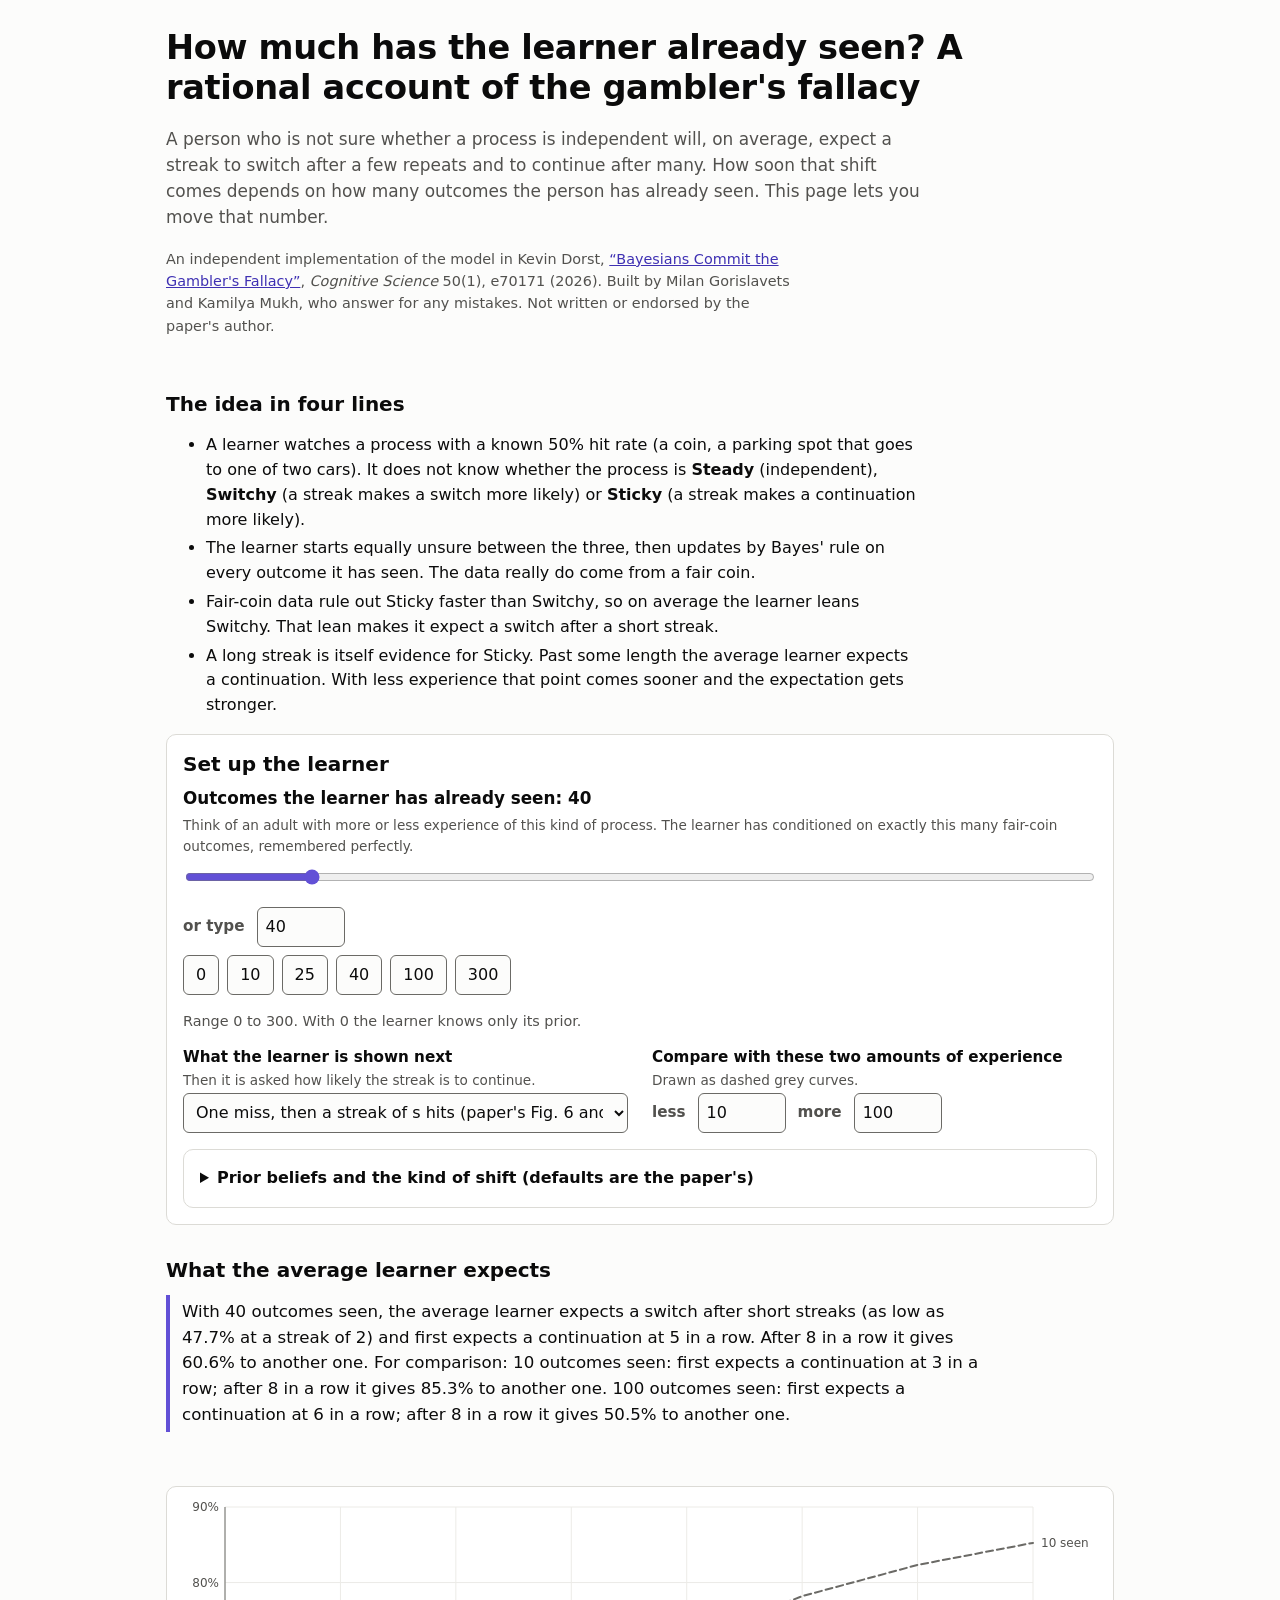
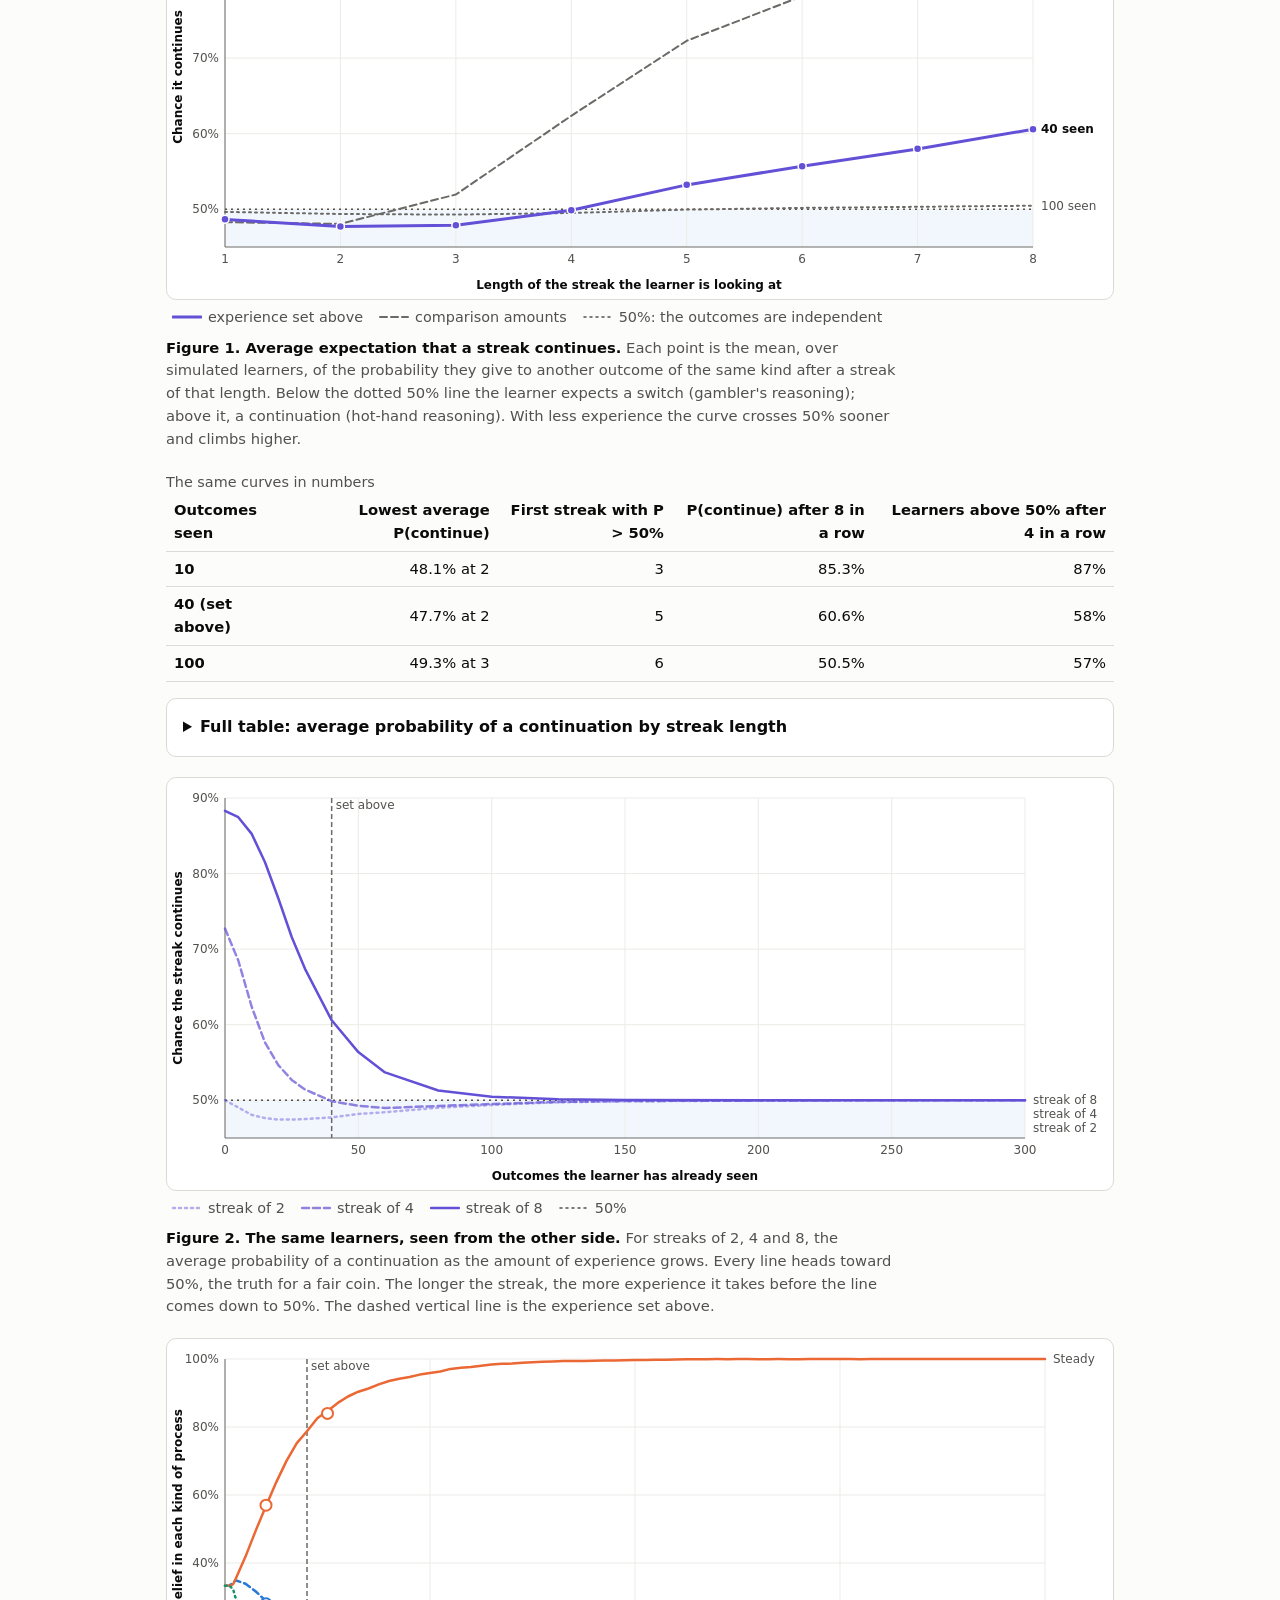
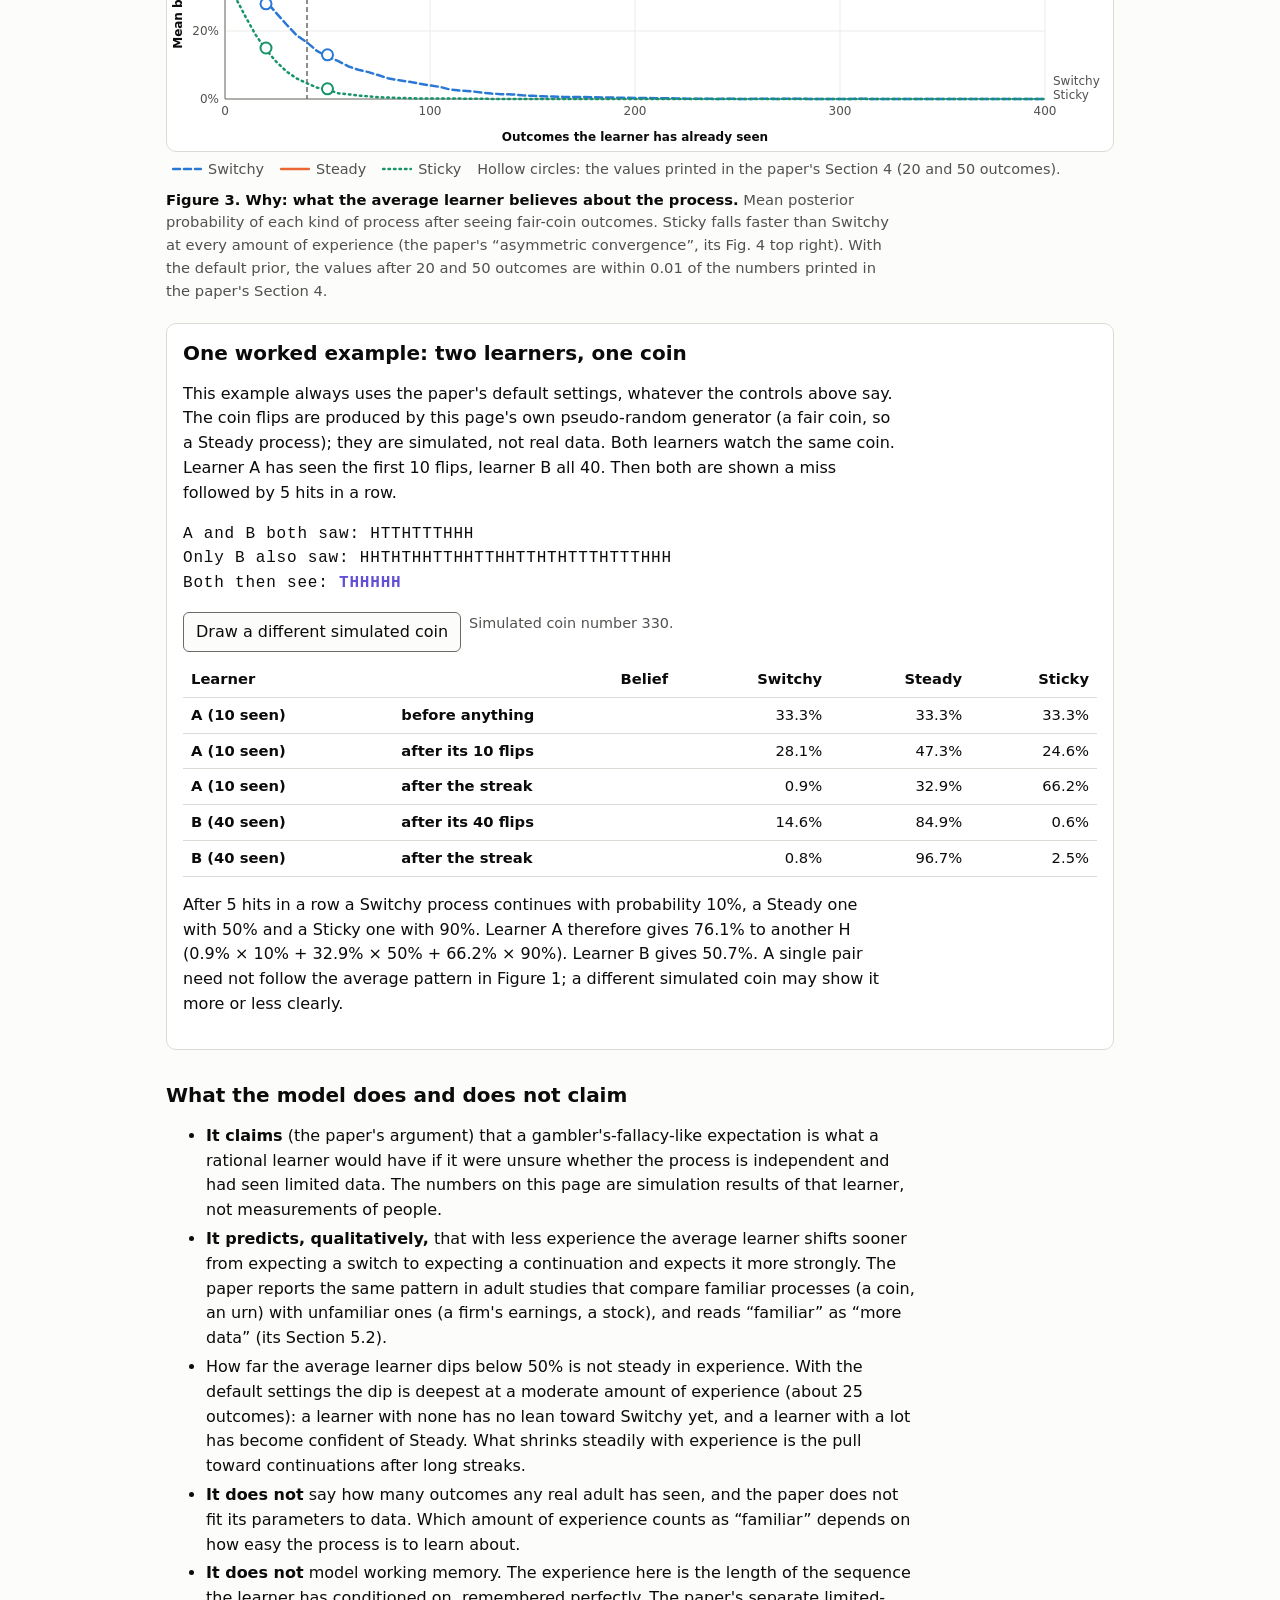
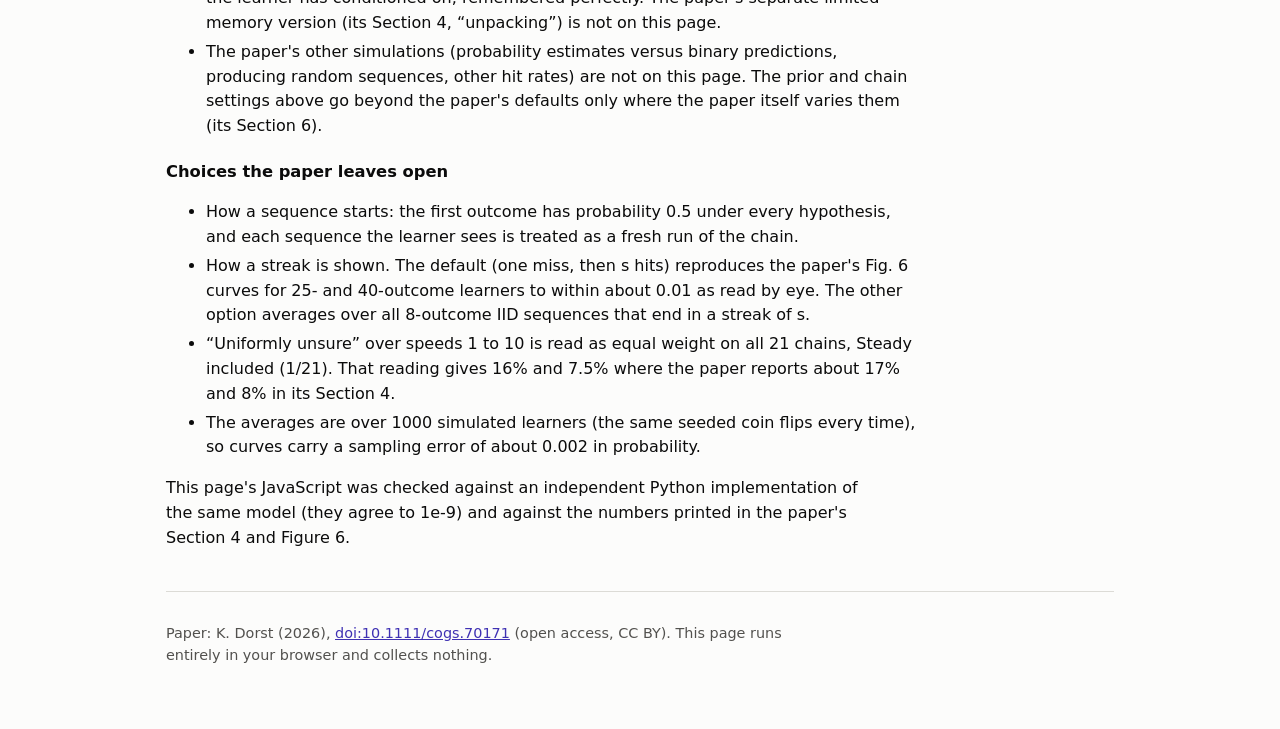
<file: docs/index.html>
<!doctype html>
<html lang="en">
<head>
  <meta charset="utf-8">
  <meta name="viewport" content="width=device-width, initial-scale=1">
  <title>Gambler's fallacy and experience</title>
  <meta name="description" content="An interactive page for the causal-uncertainty model of the gambler's fallacy: how many outcomes a rational learner has already seen, and when it starts to expect a streak to continue.">
  <link rel="icon" href="data:,">
  <link rel="stylesheet" href="style.css">
</head>
<body data-busy="1">
<noscript><p class="noscript">This page needs JavaScript: the charts and tables are computed in your browser by the model in <code>model.js</code>. Nothing is sent anywhere.</p></noscript>
<a class="skip" href="#controls">Skip to the controls</a>
<div class="wrap">
  <header class="top">
    <h1>How much has the learner already seen? A rational account of the gambler's fallacy</h1>
    <p class="lede">
      A person who is not sure whether a process is independent will, on average, expect a streak to
      switch after a few repeats and to continue after many. How soon that shift comes depends on how
      many outcomes the person has already seen. This page lets you move that number.
    </p>
    <p class="small">
      An independent implementation of the model in Kevin Dorst, <a href="https://doi.org/10.1111/cogs.70171">&ldquo;Bayesians Commit the Gambler's Fallacy&rdquo;</a>,
      <em>Cognitive Science</em> 50(1), e70171 (2026). Built by Milan Gorislavets and Kamilya Mukh, who answer for any mistakes.
      Not written or endorsed by the paper's author.
    </p>
  </header>

  <main>
    <section aria-labelledby="idea">
      <h2 id="idea">The idea in four lines</h2>
      <ul class="tight">
        <li>A learner watches a process with a known 50% hit rate (a coin, a parking spot that goes to one of two cars). It does not know whether the process is <strong>Steady</strong> (independent), <strong>Switchy</strong> (a streak makes a switch more likely) or <strong>Sticky</strong> (a streak makes a continuation more likely).</li>
        <li>The learner starts equally unsure between the three, then updates by Bayes' rule on every outcome it has seen. The data really do come from a fair coin.</li>
        <li>Fair-coin data rule out Sticky faster than Switchy, so on average the learner leans Switchy. That lean makes it expect a switch after a short streak.</li>
        <li>A long streak is itself evidence for Sticky. Past some length the average learner expects a continuation. With less experience that point comes sooner and the expectation gets stronger.</li>
      </ul>
    </section>

    <section id="controls" aria-labelledby="controls-h" class="panel">
      <h2 id="controls-h" style="margin-top:0">Set up the learner</h2>

      <div class="main-slider field">
        <label class="big" for="n-slider">Outcomes the learner has already seen: <output id="n-out" for="n-slider">40</output></label>
        <span class="hint">Think of an adult with more or less experience of this kind of process. The learner has conditioned on exactly this many fair-coin outcomes, remembered perfectly.</span>
        <div class="slider-row">
          <input id="n-slider" type="range" min="0" max="300" step="1" value="40" aria-describedby="n-help">
          <label class="small" for="n-number" style="display:inline">or type</label>
          <input id="n-number" type="number" min="0" max="300" step="1" value="40" inputmode="numeric">
        </div>
        <div class="quick" role="group" aria-label="Example amounts of experience">
          <button type="button" data-n="0">0</button>
          <button type="button" data-n="10">10</button>
          <button type="button" data-n="25">25</button>
          <button type="button" data-n="40">40</button>
          <button type="button" data-n="100">100</button>
          <button type="button" data-n="300">300</button>
        </div>
        <p id="n-help" class="small">Range 0 to 300. With 0 the learner knows only its prior.</p>
      </div>

      <div class="grid2" style="margin-top:14px">
        <div class="field">
          <label for="shown">What the learner is shown next</label>
          <span class="hint">Then it is asked how likely the streak is to continue.</span>
          <select id="shown">
            <option value="streak" selected>One miss, then a streak of s hits (paper's Fig. 6 and 7)</option>
            <option value="iid8">A random 8-outcome sequence that ends in a streak of s (paper's Sections 4 and 5)</option>
          </select>
        </div>
        <div class="field">
          <span class="lab">Compare with these two amounts of experience</span>
          <span class="hint">Drawn as dashed grey curves.</span>
          <div class="slider-row">
            <label for="cmp-a" class="small" style="display:inline">less</label>
            <input id="cmp-a" type="number" min="0" max="300" step="1" value="10" inputmode="numeric">
            <label for="cmp-b" class="small" style="display:inline">more</label>
            <input id="cmp-b" type="number" min="0" max="300" step="1" value="100" inputmode="numeric">
          </div>
        </div>
      </div>

      <details class="panel" id="prior-details" style="margin-bottom:0">
        <summary>Prior beliefs and the kind of shift (defaults are the paper's)</summary>
        <p class="small">The paper's main simulations start the learner at one third each, with Switchy and Sticky chains that build up to a 90% shift over 4 steps of streak. Change them to see how much the result depends on the prior.</p>
        <div class="grid2">
          <div class="field">
            <label for="w-swi">Prior weight on Switchy: <output id="w-swi-out" for="w-swi">1</output></label>
            <input id="w-swi" type="range" min="0" max="20" step="1" value="1">
          </div>
          <div class="field">
            <label for="w-ste">Prior weight on Steady: <output id="w-ste-out" for="w-ste">1</output></label>
            <input id="w-ste" type="range" min="0" max="20" step="1" value="1">
          </div>
          <div class="field">
            <label for="w-sti">Prior weight on Sticky: <output id="w-sti-out" for="w-sti">1</output></label>
            <input id="w-sti" type="range" min="0" max="20" step="1" value="1">
          </div>
          <div class="field">
            <span class="lab">Resulting prior</span>
            <span id="prior-text" class="small">Switchy 33.3%, Steady 33.3%, Sticky 33.3%</span>
          </div>
          <div class="field">
            <label for="steps">Steps for the shift to build up: <output id="steps-out" for="steps">4</output></label>
            <span class="hint">After a streak of this length the shift is at its maximum. One step is outside the paper's argument (its Note 15: asymmetric convergence needs chains of more than one step), so expect a different pattern.</span>
            <input id="steps" type="range" min="1" max="10" step="1" value="4">
          </div>
          <div class="field">
            <label for="degree">Maximum shift: <output id="degree-out" for="degree">90%</output></label>
            <span class="hint">Switchy then switches with this probability after a long streak; Sticky continues with it.</span>
            <input id="degree" type="range" min="55" max="95" step="5" value="90">
          </div>
        </div>
        <div class="field" style="margin-top:10px">
          <label style="font-weight:600"><input id="mixture" type="checkbox"> The learner is also unsure how fast the shift builds up (Switchy and Sticky chains with 1 to 10 steps)</label>
          <span class="hint">As in the paper's Fig. 4 (bottom right). The prior weights are then split evenly over the ten speeds. When this is on the "steps" slider is ignored.</span>
        </div>
        <div class="quick" role="group" aria-label="Presets">
          <button type="button" id="preset-default">Paper default (1 : 1 : 1, 4 steps, 90%)</button>
          <button type="button" id="preset-mixture">Paper Fig. 4 setup (unsure about speed)</button>
        </div>
      </details>
    </section>

    <section aria-labelledby="results-h">
      <h2 id="results-h">What the average learner expects</h2>
      <p id="summary" class="summary" aria-live="polite">Calculating&hellip;</p>
      <p id="status" class="status" aria-live="polite"></p>

      <figure>
        <div class="chart" id="chart1-wrap">
          <svg id="chart1" role="img" aria-label="Chart"></svg>
          <div class="tooltip" id="tip1" hidden></div>
        </div>
        <div class="legend" id="legend1"></div>
        <figcaption><strong>Figure 1. Average expectation that a streak continues.</strong> Each point is the mean, over simulated learners, of the probability they give to another outcome of the same kind after a streak of that length. Below the dotted 50% line the learner expects a switch (gambler's reasoning); above it, a continuation (hot-hand reasoning). With less experience the curve crosses 50% sooner and climbs higher.</figcaption>
      </figure>

      <div class="table-scroll">
        <table id="summary-table">
          <caption class="small" style="text-align:left">The same curves in numbers</caption>
          <thead>
            <tr><th scope="col">Outcomes seen</th><th scope="col">Lowest average P(continue)</th><th scope="col">First streak with P &gt; 50%</th><th scope="col">P(continue) after 8 in a row</th><th scope="col">Learners above 50% after 4 in a row</th></tr>
          </thead>
          <tbody></tbody>
        </table>
      </div>

      <details class="panel">
        <summary>Full table: average probability of a continuation by streak length</summary>
        <div class="table-scroll"><table id="full-table"></table></div>
      </details>

      <figure>
        <div class="chart">
          <svg id="chart3" role="img" aria-label="Chart"></svg>
          <div class="tooltip" id="tip3" hidden></div>
        </div>
        <div class="legend" id="legend3"></div>
        <figcaption><strong>Figure 2. The same learners, seen from the other side.</strong> For streaks of 2, 4 and 8, the average probability of a continuation as the amount of experience grows. Every line heads toward 50%, the truth for a fair coin. The longer the streak, the more experience it takes before the line comes down to 50%. The dashed vertical line is the experience set above.</figcaption>
      </figure>

      <figure>
        <div class="chart">
          <svg id="chart2" role="img" aria-label="Chart"></svg>
          <div class="tooltip" id="tip2" hidden></div>
        </div>
        <div class="legend" id="legend2"></div>
        <figcaption><strong>Figure 3. Why: what the average learner believes about the process.</strong> Mean posterior probability of each kind of process after seeing fair-coin outcomes. Sticky falls faster than Switchy at every amount of experience (the paper's &ldquo;asymmetric convergence&rdquo;, its Fig. 4 top right). With the default prior, the values after 20 and 50 outcomes are within 0.01 of the numbers printed in the paper's Section 4.</figcaption>
      </figure>
    </section>

    <section aria-labelledby="example-h" class="panel">
      <h2 id="example-h" style="margin-top:0">One worked example: two learners, one coin</h2>
      <p>This example always uses the paper's default settings, whatever the controls above say. The coin flips are produced by this page's own pseudo-random generator (a fair coin, so a Steady process); they are simulated, not real data. Both learners watch the same coin. Learner A has seen the first 10 flips, learner B all 40. Then both are shown a miss followed by 5 hits in a row.</p>
      <p class="flips" id="ex-flips" aria-label="The flips"></p>
      <div class="quick"><button type="button" id="ex-new">Draw a different simulated coin</button><span class="small" id="ex-seed"></span></div>
      <div class="table-scroll" style="margin-top:10px">
        <table id="ex-table">
          <thead>
            <tr><th scope="col">Learner</th><th scope="col">Belief</th><th scope="col">Switchy</th><th scope="col">Steady</th><th scope="col">Sticky</th></tr>
          </thead>
          <tbody></tbody>
        </table>
      </div>
      <p id="ex-text"></p>
    </section>

    <section aria-labelledby="claims-h">
      <h2 id="claims-h">What the model does and does not claim</h2>
      <ul class="tight">
        <li><strong>It claims</strong> (the paper's argument) that a gambler's-fallacy-like expectation is what a rational learner would have if it were unsure whether the process is independent and had seen limited data. The numbers on this page are simulation results of that learner, not measurements of people.</li>
        <li><strong>It predicts, qualitatively,</strong> that with less experience the average learner shifts sooner from expecting a switch to expecting a continuation and expects it more strongly. The paper reports the same pattern in adult studies that compare familiar processes (a coin, an urn) with unfamiliar ones (a firm's earnings, a stock), and reads &ldquo;familiar&rdquo; as &ldquo;more data&rdquo; (its Section 5.2).</li>
        <li>How far the average learner dips below 50% is not steady in experience. With the default settings the dip is deepest at a moderate amount of experience (about 25 outcomes): a learner with none has no lean toward Switchy yet, and a learner with a lot has become confident of Steady. What shrinks steadily with experience is the pull toward continuations after long streaks.</li>
        <li><strong>It does not</strong> say how many outcomes any real adult has seen, and the paper does not fit its parameters to data. Which amount of experience counts as &ldquo;familiar&rdquo; depends on how easy the process is to learn about.</li>
        <li><strong>It does not</strong> model working memory. The experience here is the length of the sequence the learner has conditioned on, remembered perfectly. The paper's separate limited-memory version (its Section 4, &ldquo;unpacking&rdquo;) is not on this page.</li>
        <li>The paper's other simulations (probability estimates versus binary predictions, producing random sequences, other hit rates) are not on this page. The prior and chain settings above go beyond the paper's defaults only where the paper itself varies them (its Section 6).</li>
      </ul>
      <h3>Choices the paper leaves open</h3>
      <ul class="tight">
        <li>How a sequence starts: the first outcome has probability 0.5 under every hypothesis, and each sequence the learner sees is treated as a fresh run of the chain.</li>
        <li>How a streak is shown. The default (one miss, then s hits) reproduces the paper's Fig. 6 curves for 25- and 40-outcome learners to within about 0.01 as read by eye. The other option averages over all 8-outcome IID sequences that end in a streak of s.</li>
        <li>&ldquo;Uniformly unsure&rdquo; over speeds 1 to 10 is read as equal weight on all 21 chains, Steady included (1/21). That reading gives 16% and 7.5% where the paper reports about 17% and 8% in its Section 4.</li>
        <li>The averages are over 1000 simulated learners (the same seeded coin flips every time), so curves carry a sampling error of about 0.002 in probability.</li>
      </ul>
      <p>This page's JavaScript was checked against an independent Python implementation of the same model (they agree to 1e-9) and against the numbers printed in the paper's Section 4 and Figure 6.</p>
    </section>
  </main>

  <footer>
    <p>Paper: K. Dorst (2026), <a href="https://doi.org/10.1111/cogs.70171">doi:10.1111/cogs.70171</a> (open access, CC BY). This page runs entirely in your browser and collects nothing.</p>
  </footer>
</div>
<script src="model.js"></script>
<script src="app.js"></script>
</body>
</html>
</file>
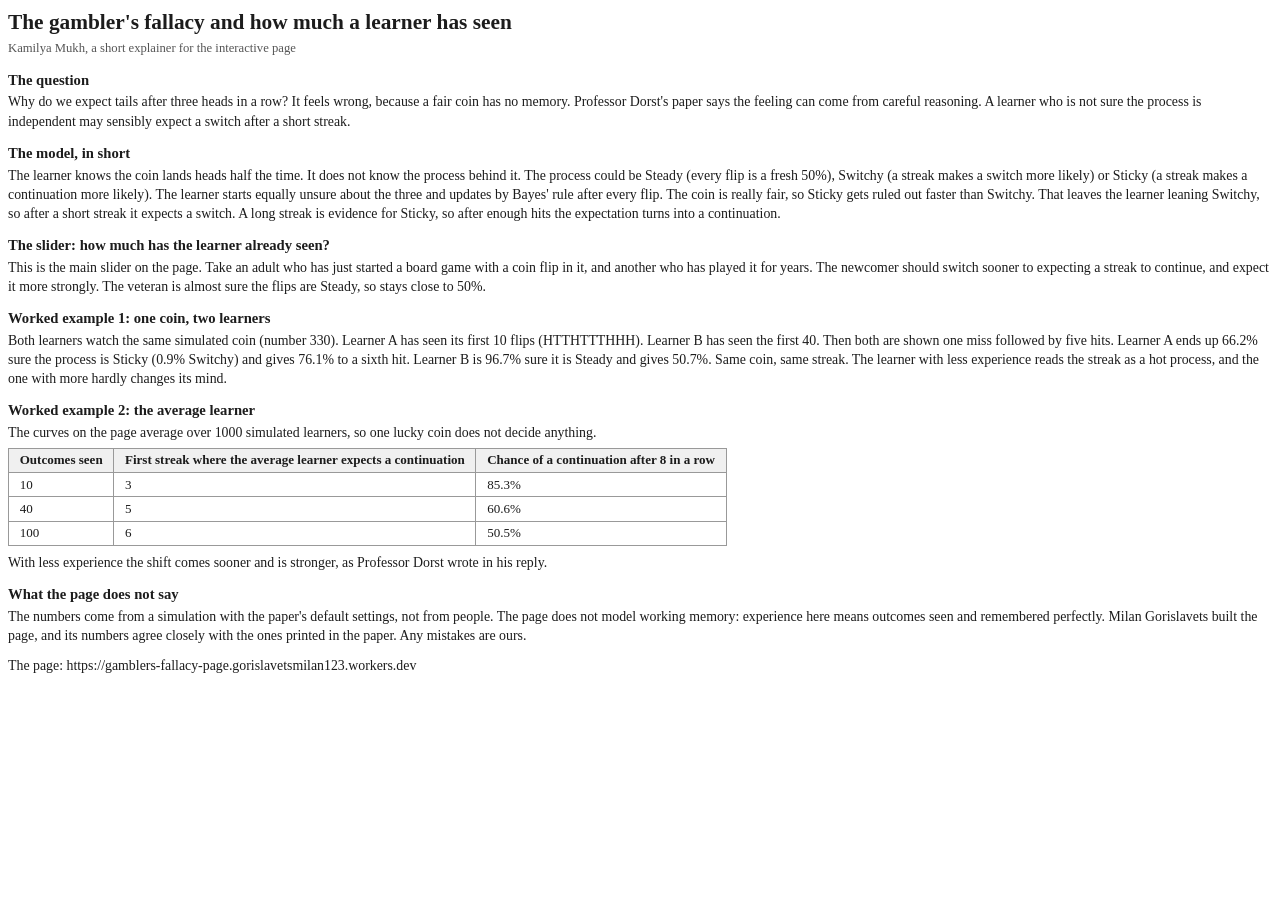
<file: explainer/explainer.html>
<!doctype html>
<html lang="en"><head><meta charset="utf-8"><title>The gambler's fallacy and how much a learner has seen</title>
<style>
@page { size: A4; margin: 15mm 17mm; }
body { font-family: Georgia, "Times New Roman", serif; font-size: 10.4pt; line-height: 1.38; color: #1c1c1c; }
h1 { font-size: 16pt; margin: 0 0 2pt; }
.by { color: #555; font-size: 9.5pt; margin: 0 0 8pt; }
h2 { font-size: 11pt; margin: 9pt 0 2pt; }
p { margin: 0 0 4pt; }
table { border-collapse: collapse; margin: 4pt 0 5pt; font-size: 9.8pt; }
th, td { border: 1px solid #999; padding: 2pt 8pt; text-align: left; }
th { background: #f0f0f0; }
.link { margin-top: 8pt; }
</style></head><body>
<h1>The gambler's fallacy and how much a learner has seen</h1>
<p class="by">Kamilya Mukh, a short explainer for the interactive page</p>

<h2>The question</h2>
<p>Why do we expect tails after three heads in a row? It feels wrong, because a fair coin has no memory. Professor Dorst's paper says the feeling can come from careful reasoning. A learner who is not sure the process is independent may sensibly expect a switch after a short streak.</p>

<h2>The model, in short</h2>
<p>The learner knows the coin lands heads half the time. It does not know the process behind it. The process could be Steady (every flip is a fresh 50%), Switchy (a streak makes a switch more likely) or Sticky (a streak makes a continuation more likely). The learner starts equally unsure about the three and updates by Bayes' rule after every flip. The coin is really fair, so Sticky gets ruled out faster than Switchy. That leaves the learner leaning Switchy, so after a short streak it expects a switch. A long streak is evidence for Sticky, so after enough hits the expectation turns into a continuation.</p>

<h2>The slider: how much has the learner already seen?</h2>
<p>This is the main slider on the page. Take an adult who has just started a board game with a coin flip in it, and another who has played it for years. The newcomer should switch sooner to expecting a streak to continue, and expect it more strongly. The veteran is almost sure the flips are Steady, so stays close to 50%.</p>

<h2>Worked example 1: one coin, two learners</h2>
<p>Both learners watch the same simulated coin (number 330). Learner A has seen its first 10 flips (HTTHTTTHHH). Learner B has seen the first 40. Then both are shown one miss followed by five hits. Learner A ends up 66.2% sure the process is Sticky (0.9% Switchy) and gives 76.1% to a sixth hit. Learner B is 96.7% sure it is Steady and gives 50.7%. Same coin, same streak. The learner with less experience reads the streak as a hot process, and the one with more hardly changes its mind.</p>

<h2>Worked example 2: the average learner</h2>
<p>The curves on the page average over 1000 simulated learners, so one lucky coin does not decide anything.</p>
<table>
<tr><th>Outcomes seen</th><th>First streak where the average learner expects a continuation</th><th>Chance of a continuation after 8 in a row</th></tr>
<tr><td>10</td><td>3</td><td>85.3%</td></tr>
<tr><td>40</td><td>5</td><td>60.6%</td></tr>
<tr><td>100</td><td>6</td><td>50.5%</td></tr>
</table>
<p>With less experience the shift comes sooner and is stronger, as Professor Dorst wrote in his reply.</p>

<h2>What the page does not say</h2>
<p>The numbers come from a simulation with the paper's default settings, not from people. The page does not model working memory: experience here means outcomes seen and remembered perfectly. Milan Gorislavets built the page, and its numbers agree closely with the ones printed in the paper. Any mistakes are ours.</p>

<p class="link">The page: https://gamblers-fallacy-page.gorislavetsmilan123.workers.dev</p>
</body></html>
</file>
<file: docs/style.css>
:root {
  color-scheme: light;
  --bg: #fcfcfb;
  --surface: #ffffff;
  --ink: #0b0b0b;
  --ink-2: #52514e;
  --ink-3: #6b6a66;
  --line: #dcdbd6;
  --grid: #ecebe7;
  --accent: #3f31b3; /* link and focus colour, 7.9:1 on the page background */
  --c-switchy: #2a78d6;
  --c-steady: #eb6834;
  --c-sticky: #159469;
  --c-learner: #6250d6;
  --c-ref: #6b6a66;
  --band: rgba(42, 120, 214, 0.06);
  --focus: #3f31b3;
}

@media (prefers-color-scheme: dark) {
  :root:not([data-theme="light"]) {
    color-scheme: dark;
    --bg: #1a1a19;
    --surface: #232322;
    --ink: #f0efec;
    --ink-2: #c3c2b7;
    --ink-3: #a5a49b;
    --line: #3b3b39;
    --grid: #2d2d2b;
    --accent: #aaa1f2;
    --c-switchy: #3987e5;
    --c-steady: #d95926;
    --c-sticky: #199e70;
    --c-learner: #9085e9;
    --c-ref: #a5a49b;
    --band: rgba(57, 135, 229, 0.1);
    --focus: #aaa1f2;
  }
}

:root[data-theme="dark"] {
  color-scheme: dark;
  --bg: #1a1a19;
  --surface: #232322;
  --ink: #f0efec;
  --ink-2: #c3c2b7;
  --ink-3: #a5a49b;
  --line: #3b3b39;
  --grid: #2d2d2b;
  --accent: #aaa1f2;
  --c-switchy: #3987e5;
  --c-steady: #d95926;
  --c-sticky: #199e70;
  --c-learner: #9085e9;
  --c-ref: #a5a49b;
  --band: rgba(57, 135, 229, 0.1);
  --focus: #aaa1f2;
}

* {
  box-sizing: border-box;
}

html {
  -webkit-text-size-adjust: 100%;
}

body {
  margin: 0;
  background: var(--bg);
  color: var(--ink);
  font: 16px/1.55 system-ui, -apple-system, "Segoe UI", Roboto, "Helvetica Neue", Arial, sans-serif;
}

.wrap {
  max-width: 980px;
  margin: 0 auto;
  padding: 0 16px 48px;
}

a {
  color: var(--accent);
}

a:focus-visible,
button:focus-visible,
input:focus-visible,
select:focus-visible,
summary:focus-visible,
svg:focus-visible {
  outline: 3px solid var(--focus);
  outline-offset: 2px;
}

.skip {
  position: absolute;
  left: -999px;
  top: 0;
  background: var(--surface);
  color: var(--ink);
  padding: 8px 12px;
  z-index: 10;
}

.skip:focus {
  left: 8px;
  top: 8px;
}

header.top {
  padding: 28px 0 8px;
}

h1 {
  font-size: clamp(1.45rem, 4.6vw, 2.1rem);
  line-height: 1.2;
  margin: 0 0 8px;
  letter-spacing: -0.01em;
}

h2 {
  font-size: 1.25rem;
  margin: 32px 0 8px;
  line-height: 1.3;
}

h3 {
  font-size: 1.02rem;
  margin: 20px 0 6px;
}

p,
li {
  max-width: 70ch;
}

.lede {
  font-size: 1.06rem;
  color: var(--ink-2);
  max-width: 70ch;
}

.small {
  font-size: 0.9rem;
  color: var(--ink-2);
}

.panel {
  background: var(--surface);
  border: 1px solid var(--line);
  border-radius: 10px;
  padding: 16px;
  margin: 16px 0;
}

.main-slider label.big {
  display: block;
  font-weight: 650;
  font-size: 1.05rem;
  margin-bottom: 4px;
}

.slider-row {
  display: flex;
  align-items: center;
  gap: 12px;
  flex-wrap: wrap;
}

input[type="range"] {
  flex: 1 1 220px;
  min-width: 0;
  width: 100%;
  height: 32px;
  accent-color: var(--c-learner);
}

input[type="number"],
select {
  font: inherit;
  color: var(--ink);
  background: var(--bg);
  border: 1px solid var(--ink-3);
  border-radius: 6px;
  padding: 6px 8px;
  min-height: 40px;
}

input[type="number"] {
  width: 5.5em;
}

select {
  max-width: 100%;
}

button {
  font: inherit;
  color: var(--ink);
  background: var(--bg);
  border: 1px solid var(--ink-3);
  border-radius: 6px;
  padding: 6px 12px;
  min-height: 40px;
  cursor: pointer;
}

button:hover {
  border-color: var(--ink);
}

button.primary {
  background: var(--accent);
  color: var(--bg);
  border-color: var(--accent);
}

.quick {
  display: flex;
  gap: 8px;
  flex-wrap: wrap;
  margin-top: 8px;
}

.grid2 {
  display: grid;
  grid-template-columns: 1fr;
  gap: 14px 24px;
}

@media (min-width: 720px) {
  .grid2 {
    grid-template-columns: 1fr 1fr;
  }
}

.field label,
.field .lab {
  display: block;
  font-weight: 600;
  font-size: 0.95rem;
}

.field .hint {
  display: block;
  font-size: 0.85rem;
  color: var(--ink-2);
  margin-bottom: 2px;
}

.field output {
  font-variant-numeric: tabular-nums;
  font-weight: 700;
  min-width: 4.2em;
  text-align: right;
}

details.panel > summary {
  cursor: pointer;
  font-weight: 650;
}

figure {
  margin: 20px 0;
  padding: 0;
}

figure .chart {
  position: relative;
  background: var(--surface);
  border: 1px solid var(--line);
  border-radius: 10px;
  padding: 8px 4px 4px;
}

figure svg {
  display: block;
  width: 100%;
  height: auto;
  touch-action: pan-y;
}

figcaption {
  font-size: 0.92rem;
  color: var(--ink-2);
  margin-top: 8px;
  max-width: 78ch;
}

figcaption strong {
  color: var(--ink);
}

.summary {
  font-size: 1.04rem;
  border-left: 4px solid var(--c-learner);
  padding: 4px 0 4px 12px;
  margin: 12px 0;
  max-width: 78ch;
}

.legend {
  display: flex;
  flex-wrap: wrap;
  gap: 4px 16px;
  font-size: 0.9rem;
  color: var(--ink-2);
  margin: 6px 6px 2px;
}

.legend span {
  display: inline-flex;
  align-items: center;
  gap: 6px;
}

.legend svg {
  width: 30px;
  height: 10px;
}

.tooltip {
  position: absolute;
  pointer-events: none;
  background: var(--surface);
  color: var(--ink);
  border: 1px solid var(--ink-3);
  border-radius: 6px;
  padding: 6px 8px;
  font-size: 0.85rem;
  line-height: 1.35;
  box-shadow: 0 2px 8px rgba(0, 0, 0, 0.18);
  z-index: 5;
  white-space: nowrap;
}

.tooltip[hidden] {
  display: none;
}

svg text {
  fill: var(--ink-2);
  font: 12px system-ui, -apple-system, "Segoe UI", Roboto, Arial, sans-serif;
}

svg text.strong {
  fill: var(--ink);
  font-weight: 600;
}

svg .grid {
  stroke: var(--grid);
  stroke-width: 1;
}

svg .axis {
  stroke: var(--ink-3);
  stroke-width: 1;
}

svg .ref {
  stroke: var(--ink-2);
  stroke-width: 1.5;
  stroke-dasharray: 2 4;
}

svg .cursor {
  stroke: var(--ink-3);
  stroke-width: 1;
}

table {
  border-collapse: collapse;
  width: 100%;
  font-size: 0.92rem;
  font-variant-numeric: tabular-nums;
}

th,
td {
  text-align: right;
  padding: 6px 8px;
  border-bottom: 1px solid var(--line);
}

th:first-child,
td:first-child {
  text-align: left;
}

th {
  font-weight: 650;
  color: var(--ink);
}

.table-scroll {
  overflow-x: auto;
}

.example-grid {
  display: grid;
  grid-template-columns: 1fr;
  gap: 16px;
}

@media (min-width: 720px) {
  .example-grid {
    grid-template-columns: 1fr 1fr;
  }
}

.flips {
  font-family: ui-monospace, Menlo, Consolas, monospace;
  letter-spacing: 0.05em;
  overflow-wrap: anywhere;
}

.flips .seen {
  color: var(--ink-3);
}

.flips .streak {
  color: var(--c-learner);
  font-weight: 700;
}

.status {
  font-size: 0.9rem;
  color: var(--ink-2);
  min-height: 1.4em;
}

ul.tight li {
  margin: 4px 0;
}

footer {
  border-top: 1px solid var(--line);
  margin-top: 40px;
  padding-top: 16px;
  font-size: 0.9rem;
  color: var(--ink-2);
}

@media (max-width: 480px) {
  .panel {
    padding: 12px;
  }
}

.visually-hidden {
  position: absolute;
  width: 1px;
  height: 1px;
  overflow: hidden;
  clip: rect(0 0 0 0);
  white-space: nowrap;
}

.grid2 > *,
.example-grid > * {
  min-width: 0;
}

select {
  width: 100%;
}

.main-slider input[type="range"] {
  flex: 1 1 100%;
}

/* Open decision marker: visible in any preview until the owners fill it in. */
.todo {
  outline: 2px dashed var(--accent);
  outline-offset: 2px;
  padding: 0 0.25em;
  color: var(--ink);
}

.noscript {
  margin: 0;
  padding: 12px 16px;
  background: var(--surface);
  color: var(--ink);
  border-bottom: 1px solid var(--line);
}
</file>
